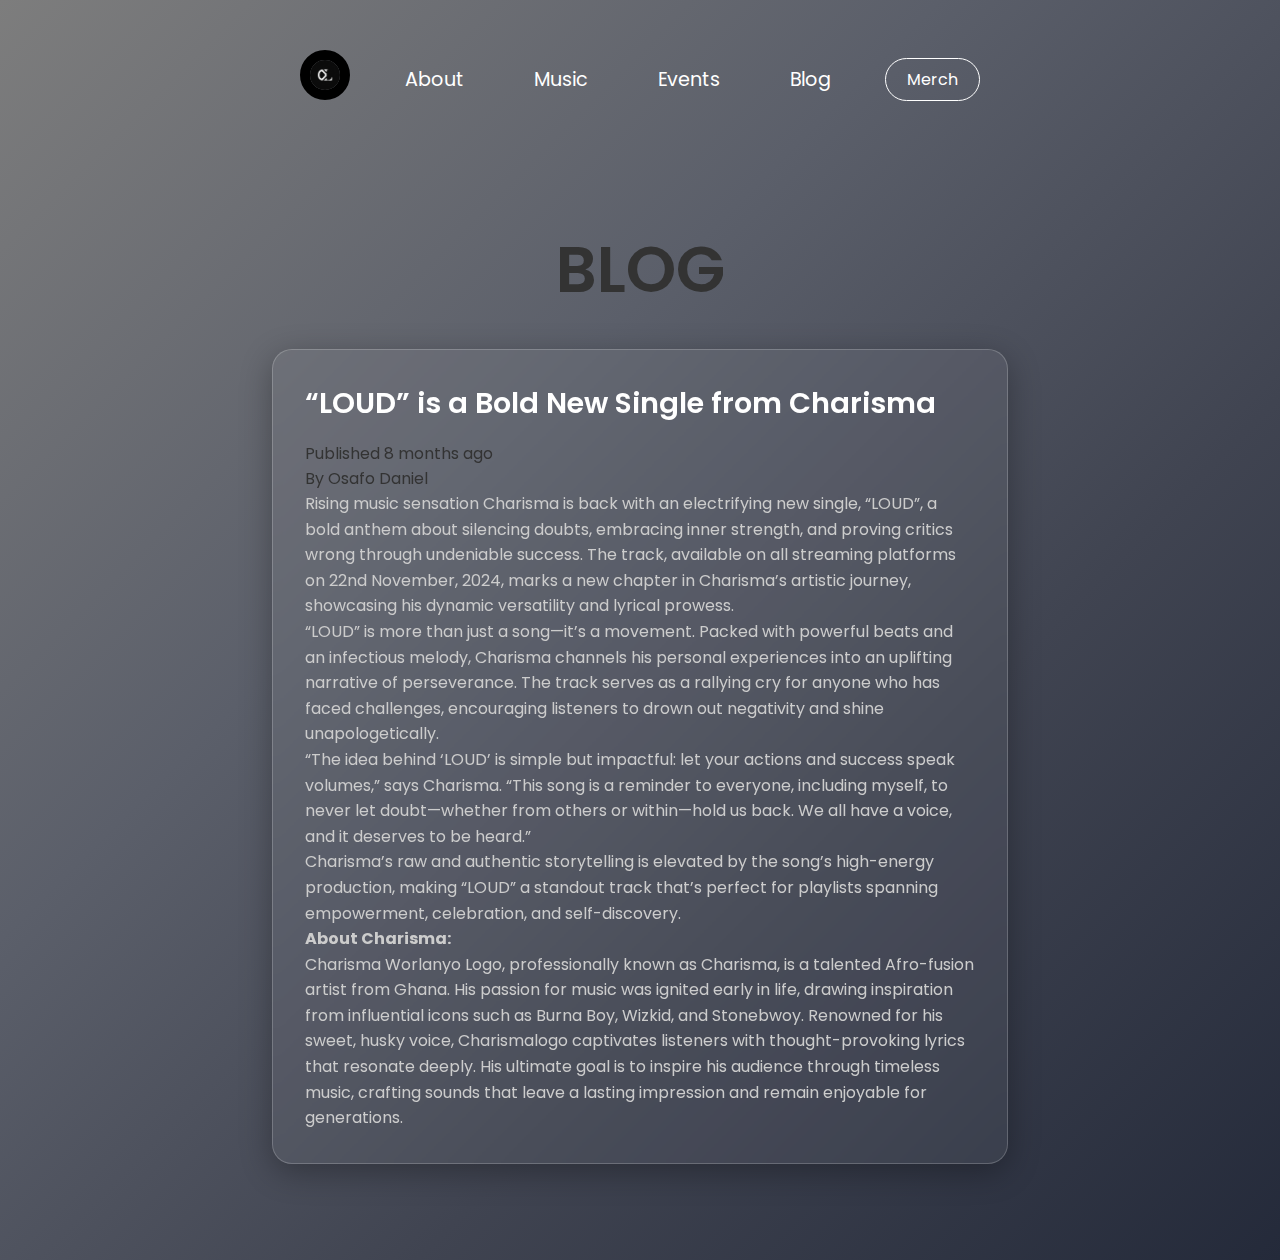
<file: pages/blog.html>
<!DOCTYPE html>
<html lang="en">
  <head>
    <meta charset="UTF-8" />
    <meta name="viewport" content="width=device-width, initial-scale=1.0" />
    <title>Blog - Charisma Music</title>
    <link rel="stylesheet" href="../styles/blog.css" />
    <link rel="preconnect" href="https://fonts.googleapis.com" />
    <link rel="preconnect" href="https://fonts.gstatic.com" crossorigin />
    <link
      href="https://fonts.googleapis.com/css2?family=Poppins:wght@300;400;500;700&display=swap"
      rel="stylesheet"
    />
  </head>
  <body>
    <!-- navigation bar -->
    <nav class="padding">
      <div class="logo"><img src="../assets/CL_logo.jpg" alt=""></div>
      <ul class="links">
        <li><a href="../index.html">About</a></li>
        <li><a href="./music.html">Music</a></li>
        <li><a href="./events.html">Events</a></li>
        <li><a href="./blog.html">Blog</a></li>
      </ul>
      <div class="merch"><a href="./merch.html">Merch</a></div>
      <div class="hamburger">
        <span></span>
        <span></span>
        <span></span>
      </div>
    </nav>
    </nav>

    <main class="main-content">
      <div class="container">
        <div class="page-title">BLOG</div>

        <!-- Blog Entry 2 -->
        <div class="blog-entry">
          <h2 class="blog-title">“LOUD” is a Bold New Single from Charisma</h2>
          <p class="blog-meta">Published 8 months ago<br />By Osafo Daniel</p>
          <p class="blog-body">
            Rising music sensation Charisma is back with an electrifying new
            single, “LOUD”, a bold anthem about silencing doubts, embracing
            inner strength, and proving critics wrong through undeniable
            success. The track, available on all streaming platforms on 22nd
            November, 2024, marks a new chapter in Charisma’s artistic journey,
            showcasing his dynamic versatility and lyrical prowess.
          </p>
          <p class="blog-body">
            “LOUD” is more than just a song—it’s a movement. Packed with
            powerful beats and an infectious melody, Charisma channels his
            personal experiences into an uplifting narrative of perseverance.
            The track serves as a rallying cry for anyone who has faced
            challenges, encouraging listeners to drown out negativity and shine
            unapologetically.
          </p>
          <p class="blog-body">
            “The idea behind ‘LOUD’ is simple but impactful: let your actions
            and success speak volumes,” says Charisma. “This song is a reminder
            to everyone, including myself, to never let doubt—whether from
            others or within—hold us back. We all have a voice, and it deserves
            to be heard.”
          </p>
          <p class="blog-body">
            Charisma’s raw and authentic storytelling is elevated by the song’s
            high-energy production, making “LOUD” a standout track that’s
            perfect for playlists spanning empowerment, celebration, and
            self-discovery.
          </p>
          <p class="blog-body">
            <strong>About Charisma:</strong><br />
            Charisma Worlanyo Logo, professionally known as Charisma, is a
            talented Afro-fusion artist from Ghana. His passion for music was
            ignited early in life, drawing inspiration from influential icons
            such as Burna Boy, Wizkid, and Stonebwoy. Renowned for his sweet,
            husky voice, Charismalogo captivates listeners with
            thought-provoking lyrics that resonate deeply. His ultimate goal is
            to inspire his audience through timeless music, crafting sounds that
            leave a lasting impression and remain enjoyable for generations.
          </p>
        </div>
      </div>
    </main>
    <script src="/script.js"></script>
  </body>
</html>
</file>
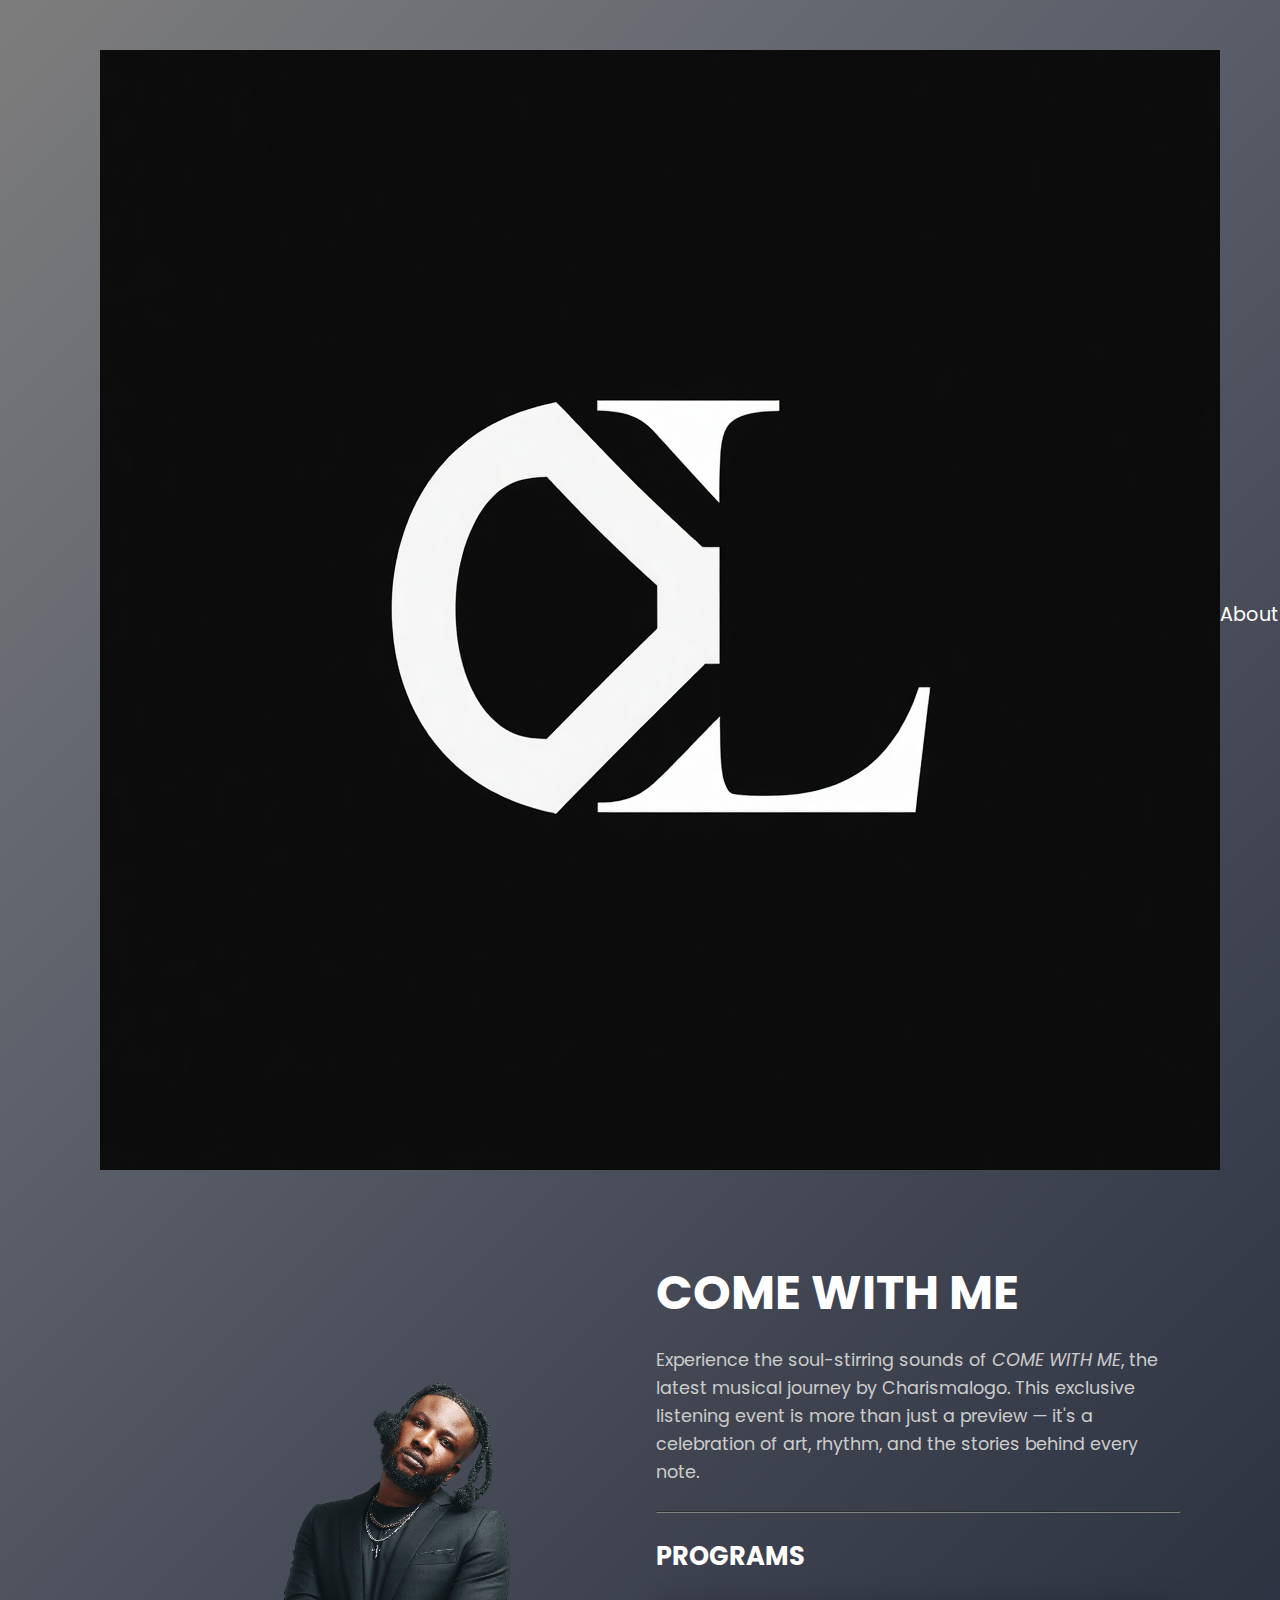
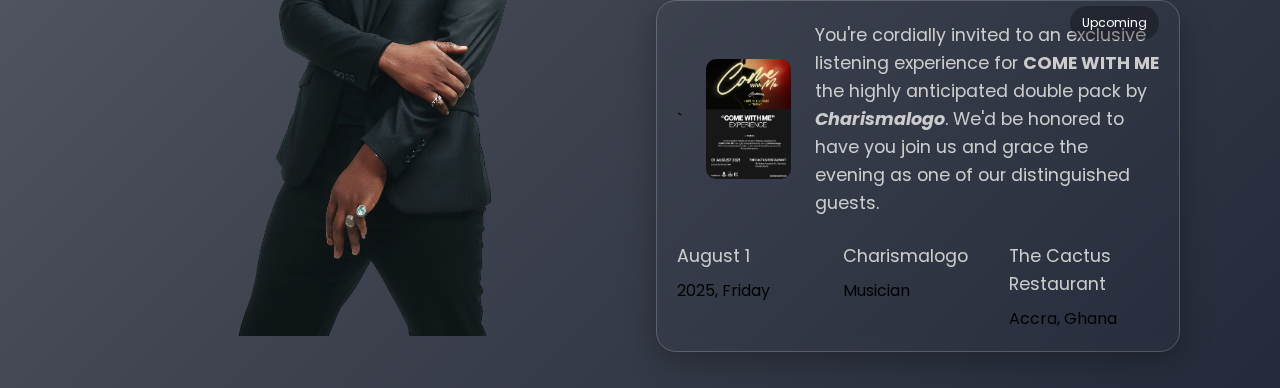
<file: pages/events.html>
<!DOCTYPE html>
<html lang="en">
  <head>
    <meta charset="UTF-8" />
    <meta name="viewport" content="width=device-width, initial-scale=1.0" />
    <link rel="stylesheet" href="/styles/events.css" />
    <link rel="preconnect" href="https://fonts.googleapis.com" />
    <link rel="preconnect" href="https://fonts.gstatic.com" crossorigin />
    <link
      href="https://fonts.googleapis.com/css2?family=Open+Sans:ital,wght@0,300..800;1,300..800&family=Poppins:ital,wght@0,100;0,200;0,300;0,400;0,500;0,600;0,700;0,800;0,900;1,100;1,200;1,300;1,400;1,500;1,600;1,700;1,800;1,900&family=Roboto:ital,wght@0,100..900;1,100..900&display=swap"
      rel="stylesheet"
    />
    <title>Events - Charisma Music</title>
  </head>
  <body>
    <!-- navigation bar -->
    <nav class="padding">
      <div class="logo"><img src="/assets/CL_logo.jpg" alt="" /></div>
      <ul class="links">
        <li><a href="/index.html">About</a></li>
        <li><a href="./music.html">Music</a></li>
        <li><a href="./events.html">Events</a></li>
        <li><a href="./blog.html">Blog</a></li>
        <li class="merch-mobile"><a href="./merch.html">Merch</a></li>
      </ul>
      <div class="merch"><a href="./merch.html">Merch</a></div>
      <div class="hamburger">
        <span></span>
        <span></span>
        <span></span>
      </div>
    </nav>
    <!-- main events section -->
    <section class="events padding">
      <div class="events-img">
        <!-- <h2>EVENTS</h2> -->
        <img src="/assets/charismaLogo.png" alt="" />
      </div>
      <div class="events-info">
        <h3><span>COME</span> WITH ME</h3>
        <p>
          Experience the soul-stirring sounds of <em>COME WITH ME</em>, the
          latest musical journey by Charismalogo. This exclusive listening event
          is more than just a preview — it's a celebration of art, rhythm, and
          the stories behind every note.
        </p>
        <hr />
        <h4>PROGRAMS</h4>
        <div class="programs">
          <div class="program">
            <div class="program-info">
              `
              <div class="status">Upcoming</div>
              <img src="/assets/invitation.jpg" alt="" />
              <p>
                You're cordially invited to an exclusive listening experience
                for <strong>COME WITH ME</strong> the highly anticipated double
                pack by <strong><em>Charismalogo</em></strong
                >. We'd be honored to have you join us and grace the evening as
                one of our distinguished guests.
              </p>
            </div>
            <div class="time">
              <div class="date">
                <p>August 1</p>
                <span>2025, Friday</span>
              </div>
              <div class="artist">
                <p>Charismalogo</p>
                <span>Musician</span>
              </div>
              <div class="place">
                <div class="top"><p>The Cactus Restaurant</p></div>
                <div class="bottom">Accra, Ghana</div>
              </div>
            </div>
          </div>
        </div>
      </div>
    </section>
    <script src="/script.js"></script>
  </body>
</html>
</file>
<file: styles/blog.css>
:root {
    --text: black;
    --white: white;
}

* {
    margin: 0;
    padding: 0;
    box-sizing: border-box;
    font-family: Poppins, sans-serif;
}

a {
    text-decoration: none;
    color: white;
}

.merch-mobile {
    display: none;
}

.padding {
    padding-inline: 300px;
}

body {
    background: #7d7d7d;
    background: linear-gradient(135deg, rgba(125, 125, 125, 1) 0%, rgba(91, 95, 106, 1) 37%, rgba(64, 68, 81, 1) 66%, rgba(36, 42, 58, 1) 100%);
    /* background: #383838;
    background: linear-gradient(135deg, rgba(56, 56, 56, 1) 0%, rgba(138, 95, 73, 1) 37%, rgba(163, 79, 34, 1) 66%, rgba(184, 62, 2, 1) 100%); */
    min-height: 100vh;
    position: relative;
    font-family: system-ui, -apple-system, BlinkMacSystemFont, 'Segoe UI', Roboto, Oxygen, Ubuntu, Cantarell, 'Open Sans', 'Helvetica Neue', sans-serif;
    background-color: white;
    color: #333;
}

      /* nav bar styling */
      nav {
          display: flex;
          align-items: center;
          justify-content: space-between;
          padding-block: 50px;
          color: var(--white);
          position: relative;
      }

      nav ul.links {
          display: flex;
          align-items: center;
          gap: 70px;
      }

      nav ul.links li {
          list-style: none;
          font-size: 1.2rem;
      }

      nav .logo {
          user-select: none;
          font-weight: bold;
          font-size: 1.3rem;
      }

      .merch {
          border: 1px solid white;
          padding-block: 0.5em;
          padding-inline: 1.3em;
          border-radius: 24px;
      }

      /* Mobile hamburger */
      .hamburger {
          display: none;
          flex-direction: column;
          cursor: pointer;
          z-index: 1001;
      }

      .hamburger span {
          width: 25px;
          height: 2px;
          background: white;
          margin: 3px 0;
          transition: 0.3s;
      }

.logo img{
  max-width: 50px;
  border-radius: 50%;
  border: 10px solid black;
}

.main-content {
  padding: 2rem 0;
}

.container {
  max-width: 800px;
  margin: 0 auto;
  padding: 2rem;
}

.page-title {
  text-align: center;
  font-size: 4rem;
  font-weight: 600;
  margin-bottom: 2rem;
}

.blog-entry {
  background: rgba(255, 255, 255, 0.05);
  backdrop-filter: blur(5px);
  padding: 2rem;
  margin-bottom: 2rem;
  border-radius: 20px;
  border: 1px solid rgba(255, 255, 255, 0.2);
  box-shadow: 0 8px 32px rgba(0, 0, 0, 0.3);
}

.blog-title {
  font-size: 1.8rem;
  font-weight: 600;
  margin-bottom: 1rem;
  color: white;
}

.blog-body {
  font-size: 1rem;
  color: #ccc;
  line-height: 1.6;
}

/* Responsive Padding */
@media (max-width: 900px) {
  .padding {
    padding-inline: 30px;
  }

  .page-title {
    font-size: 3rem;
  }
}

@media (max-width: 600px) {
  .padding {
    padding-inline: 20px;
  }

  .page-title {
    font-size: 2.2rem;
  }

  .container {
    padding: 1rem;
  }

  .blog-entry {
    padding: 1.5rem;
  }
}


/* Mobile Responsive */
@media (max-width: 900px) {
    .padding {
        padding-inline: 30px;
    }

    .hamburger {
        display: flex;
    }

    nav ul.links {
        position: fixed;
        top: 0;
        left: 0;
        width: 100%;
        height: 100vh;
        background: linear-gradient(135deg, rgba(125, 125, 125, 0.98) 0%, rgba(91, 95, 106, 0.98) 37%, rgba(64, 68, 81, 0.98) 66%, rgba(36, 42, 58, 0.98) 100%);
        flex-direction: column;
        justify-content: center;
        align-items: center;
        gap: 50px;
        transform: translateY(-100%);
        transition: transform 0.3s ease;
        z-index: 1000;
    }

    nav ul.links.active {
        transform: translateY(0);
    }

    nav ul.links li {
        font-size: 2rem;
        opacity: 0;
        transform: translateY(30px);
        transition: all 0.5s ease;
    }

    nav ul.links.active li {
        opacity: 1;
        transform: translateY(0);
    }

    nav ul.links.active li:nth-child(1) { transition-delay: 0.1s; }
    nav ul.links.active li:nth-child(2) { transition-delay: 0.2s; }
    nav ul.links.active li:nth-child(3) { transition-delay: 0.3s; }
    nav ul.links.active li:nth-child(4) { transition-delay: 0.4s; }
    nav ul.links.active li:nth-child(5) { transition-delay: 0.5s; }

    .merch {
        display: none;
    }

    nav ul.links.active .merch-mobile {
        display: block;
    }

    .merch-mobile a {
        border: 1px solid white;
        padding-block: 0.5em;
        padding-inline: 1.3em;
        border-radius: 24px;
    }

    .hamburger.active span:nth-child(1) {
        transform: rotate(45deg) translate(5px, 5px);
    }

    .hamburger.active span:nth-child(2) {
        opacity: 0;
    }

    .hamburger.active span:nth-child(3) {
        transform: rotate(-45deg) translate(7px, -6px);
    }
}

@media (max-width: 600px) {
    .padding {
        padding-inline: 20px;
    }

    nav {
        padding-block: 30px;
    }

    nav .logo {
        font-size: 1.1rem;
    }

    nav ul.links li {
        font-size: 1.8rem;
    }
}
</file>
<file: styles/events.css>
:root {
    --text: black;
    --white: white;
}

* {
    margin: 0;
    padding: 0;
    box-sizing: border-box;
    font-family: Poppins, sans-serif;
}

a {
    text-decoration: none;
    color: white;
}

.padding {
    padding-inline: 300px;
}

body {
    background: #7d7d7d;
    background: linear-gradient(135deg, rgba(125, 125, 125, 1) 0%, rgba(91, 95, 106, 1) 37%, rgba(64, 68, 81, 1) 66%, rgba(36, 42, 58, 1) 100%);
    min-height: 100vh;
    position: relative;
}

.merch-mobile {
    display: none;
}

/* nav bar styling */
nav {
    display: flex;
    align-items: center;
    justify-content: space-between;
    padding-block: 50px;
    color: var(--white);
    position: relative;
}

nav ul.links {
    display: flex;
    align-items: center;
    gap: 70px;
}

nav ul.links li {
    list-style: none;
    font-size: 1.2rem;
}

nav .logo {
    user-select: none;
    font-weight: bold;
    font-size: 1.3rem;
}

.merch {
    border: 1px solid white;
    padding-block: 0.5em;
    padding-inline: 1.3em;
    border-radius: 24px;
}

/* Mobile hamburger */
.hamburger {
    display: none;
    flex-direction: column;
    cursor: pointer;
    z-index: 1001;
}

.hamburger span {
    width: 25px;
    height: 2px;
    background: white;
    margin: 3px 0;
    transition: 0.3s;
}

/* events */
.events {
    display: flex;
    align-items: center;
    min-height: calc(100vh - 140px); /* Adjusted for nav height */
    gap: 2rem;
}

.events .events-info {
    flex: 1;
    display: flex;
    flex-direction: column;
    gap: 1.5rem;
}

.events .events-img {
    flex: 1;
    display: flex;
    align-items: center;
    justify-content: center;
    position: relative;
    overflow: visible;
}

.events .events-img img {
    width: 100%;
    max-width: 600px;
    position: relative;
    top: auto;
    right: auto;
    object-fit: contain;
}

.events .events-img h2 {
    font-size: 4rem;
    color: white;
    text-shadow: -2px 2px 1px rgba(36, 42, 58, 0.98);
    font-family: 'Poppins', sans-serif;
    position: absolute;
    top: 20px;
    left: 20px;
}

.events .events-info h3 {
    font-size: 3.5rem;
    color: white;
    line-height: 1.2;
}

.events .events-info h4 {
    font-size: 1.8rem;
    color: white;
}

hr {
    background-color: #ccc;
    border-color: rgb(130, 130, 130);
    border-radius: 18px;
    height: 2px;
}

.events .events-info p {
    color: #ccc;
    font-size: 1.1rem;
    line-height: 1.6;
}

.events .events-info .programs {
    display: flex;
    flex-direction: column;
    gap: 20px;
}

.events .events-info .programs .program {
    display: flex;
    flex-direction: column;
    gap: 1.5rem;
    backdrop-filter: blur(5px);
    -webkit-backdrop-filter: blur(5px);
    border: 1px solid rgba(255, 255, 255, 0.2);
    border-radius: 20px;
    padding: 20px;
    box-shadow: 0 8px 32px rgba(0, 0, 0, 0.3);
}

.events .events-info .programs .program .program-info {
    display: flex;
    align-items: center;
    gap: 1.5rem;
    position: relative;
}

.events .events-info .programs .program .program-info .status {
    position: absolute;
    top: -15px;
    right: 0;
    background-color: rgba(0, 0, 0, 0.3);
    color: white;
    padding: 8px 12px;
    border-radius: 50px;
    font-size: 0.75rem;
}

.events .events-info .programs .program .program-info img {
    max-height: 120px;
    object-fit: cover;
    border-radius: 10px;
}

.events .events-info .programs .program .time {
    display: flex;
    justify-content: space-between;
    flex-wrap: wrap;
    gap: 1rem;
}

.events .events-info .programs .program .time .date,
.events .events-info .programs .program .time .artist,
.events .events-info .programs .program .time .place {
    display: flex;
    flex-direction: column;
    gap: 0.5rem;
    flex: 1;
    min-width: 120px;
}

/* responsiveness */
@media screen and (max-width: 1750px) {
    .padding {
        padding-inline: 100px;
    }

    .events .events-img h2 {
        font-size: 3.5rem;
    }

    .events .events-info h3 {
        font-size: 3rem;
    }

    .events .events-info h4 {
        font-size: 1.6rem;
    }
}

@media screen and (max-width: 1200px) {
    .padding {
        padding-inline: 50px;
    }

    .events {
        flex-direction: column;
        align-items: stretch;
        gap: 1.5rem;
    }

    .events .events-img {
        display: flex;
        order: 1;
        min-height: 200px;
    }

    .events .events-img img {
        max-width: 400px;
    }

    .events .events-info {
        order: 2;
    }

    .events .events-info h3 {
        font-size: 2.5rem;
    }

    .events .events-info h4 {
        font-size: 1.4rem;
    }

    .events .events-info p {
        font-size: 1rem;
    }
}

@media screen and (max-width: 900px) {
    .padding {
        padding-inline: 30px;
    }

    .hamburger {
        display: flex;
    }

    nav ul.links {
        position: fixed;
        top: 0;
        left: 0;
        width: 100%;
        height: 100vh;
        background: linear-gradient(135deg, rgba(125, 125, 125, 0.98) 0%, rgba(91, 95, 106, 0.98) 37%, rgba(64, 68, 81, 0.98) 66%, rgba(36, 42, 58, 0.98) 100%);
        flex-direction: column;
        justify-content: center;
        align-items: center;
        gap: 50px;
        transform: translateY(-100%);
        transition: transform 0.3s ease;
        z-index: 1000;
    }

    nav ul.links.active {
        transform: translateY(0);
    }

    nav ul.links li {
        font-size: 2rem;
        opacity: 0;
        transform: translateY(30px);
        transition: all 0.5s ease;
    }

    nav ul.links.active li {
        opacity: 1;
        transform: translateY(0);
    }

    nav ul.links.active li:nth-child(1) { transition-delay: 0.1s; }
    nav ul.links.active li:nth-child(2) { transition-delay: 0.2s; }
    nav ul.links.active li:nth-child(3) { transition-delay: 0.3s; }
    nav ul.links.active li:nth-child(4) { transition-delay: 0.4s; }
    nav ul.links.active li:nth-child(5) { transition-delay: 0.5s; }

    .merch {
        display: none;
    }

    nav ul.links.active .merch-mobile {
        display: block;
    }

    .merch-mobile a {
        border: 1px solid white;
        padding-block: 0.5em;
        padding-inline: 1.3em;
        border-radius: 24px;
    }

    .hamburger.active span:nth-child(1) {
        transform: rotate(45deg) translate(5px, 5px);
    }

    .hamburger.active span:nth-child(2) {
        opacity: 0;
    }

    .hamburger.active span:nth-child(3) {
        transform: rotate(-45deg) translate(7px, -6px);
    }

    .events .events-img h2 {
        font-size: 2.5rem;
    }

    .events .events-img img {
        max-width: 300px;
    }
}

@media screen and (max-width: 600px) {
    .padding {
        padding-inline: 20px;
    }

    nav {
        padding-block: 30px;
    }

    nav .logo {
        font-size: 1.1rem;
    }

    nav ul.links li {
        font-size: 1.8rem;
    }

    .events .events-img h2 {
        font-size: 2rem;
    }

    .events .events-img img {
        max-width: 250px;
    }

    .events .events-info h3 {
        font-size: 2rem;
    }

    .events .events-info h4 {
        font-size: 1.2rem;
    }

    .events .events-info p {
        font-size: 0.9rem;
    }

    .events .events-info .programs .program .program-info {
        flex-direction: column;
        align-items: flex-start;
    }

    .events .events-info .programs .program .program-info img {
        max-height: 180px;
        align-self: center;
        width: 100%;
    }

    .events .events-info .programs .program .program-info .status {
        top: -15px;
        right: 0;
        border-radius: 50px;
    }

    .events .events-info .programs .program .time {
        flex-direction: column;
        align-items: flex-start;
    }
}

@media screen and (max-width: 400px) {
    .events .events-img img {
        max-width: 200px;
    }

    .events .events-info h3 {
        font-size: 1.8rem;
    }

    .events .events-info .programs .program {
        padding: 15px;
    }

    .events .events-info .programs .program .program-info img {
        max-height: 150px;
    }
}
</file>
